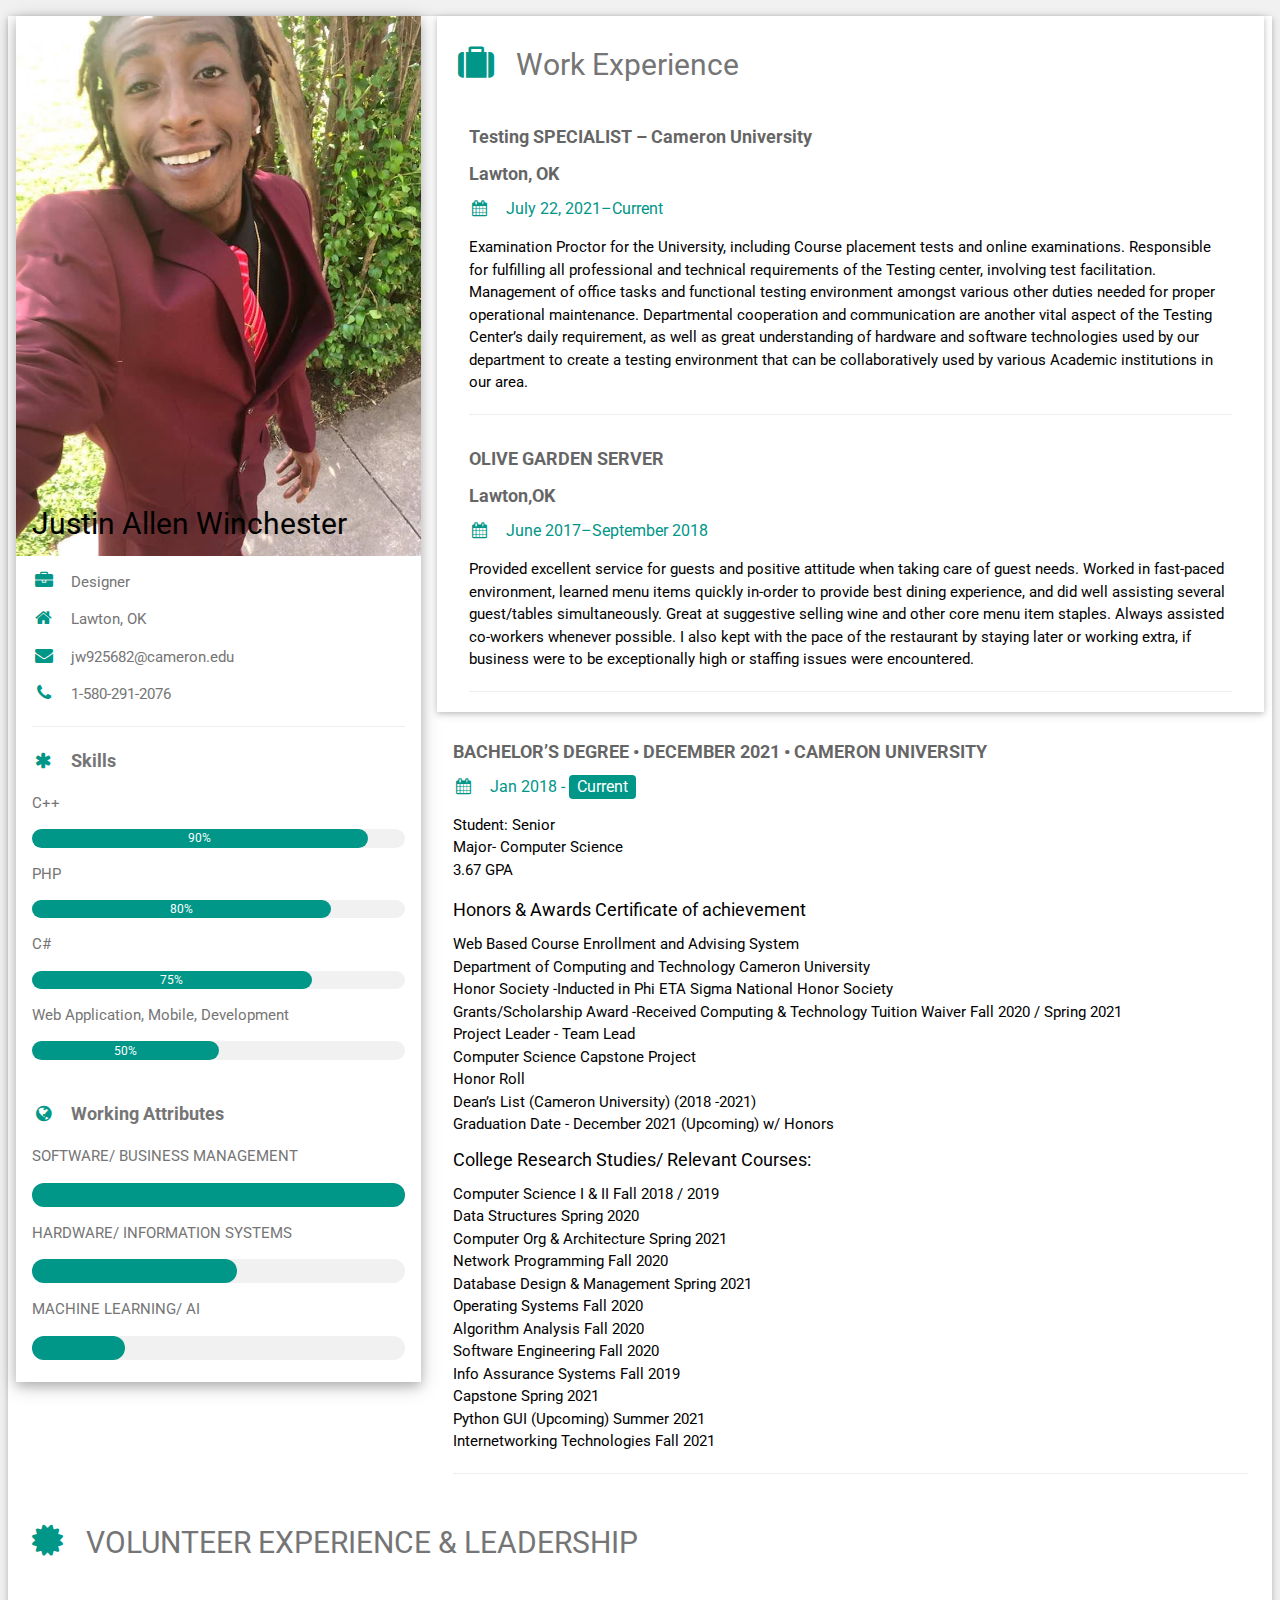
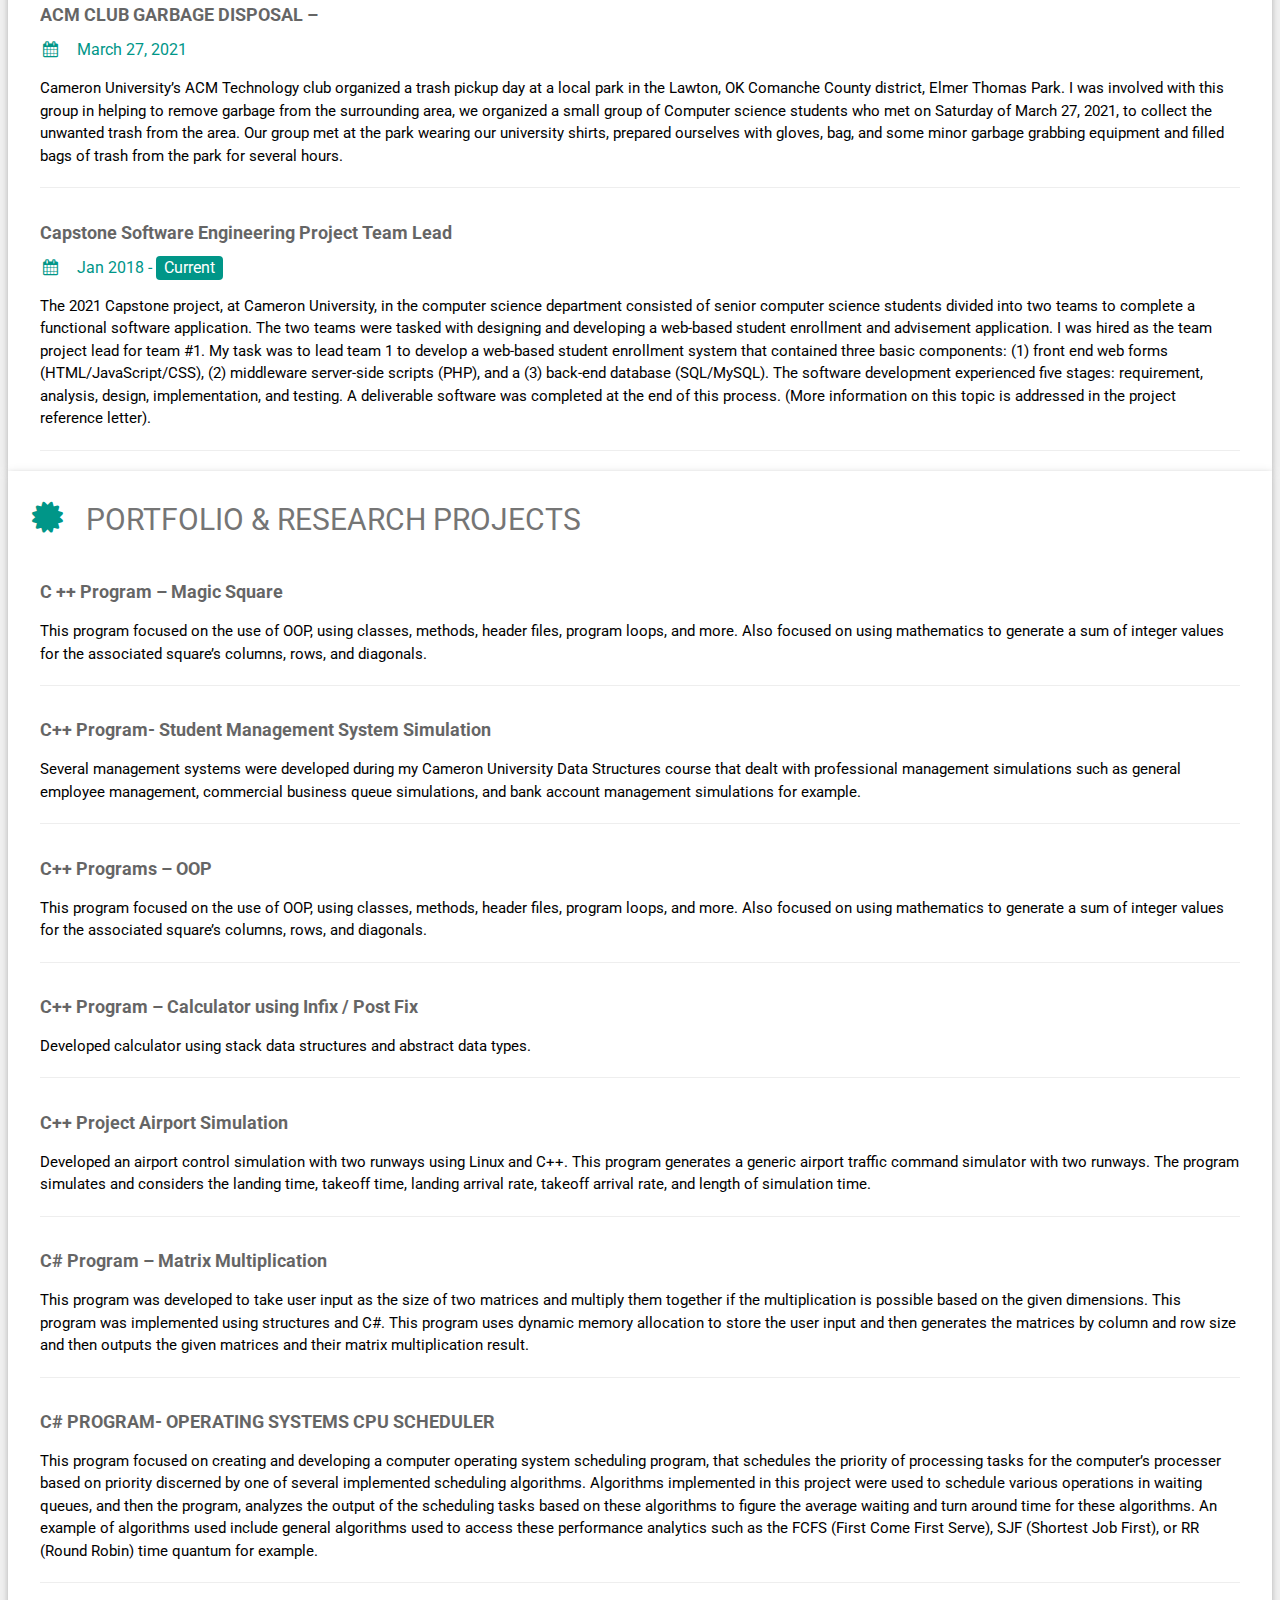
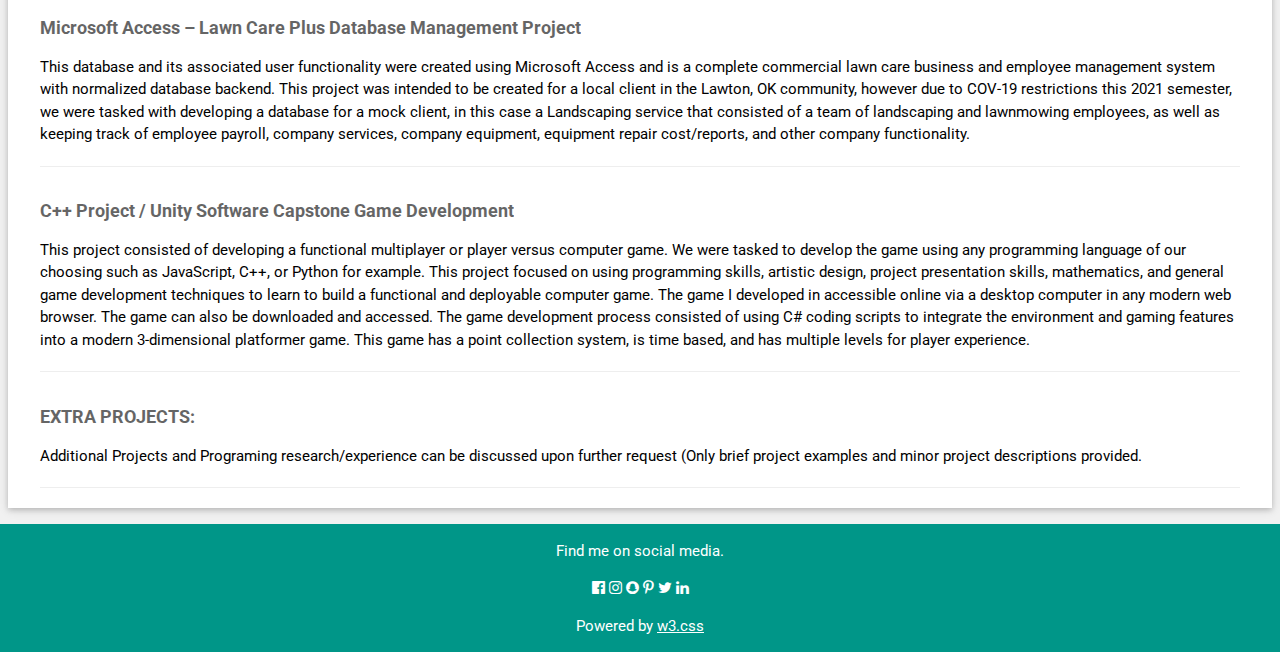
<file: CVResume.html>
<!DOCTYPE html>
<html>
<title>Justin W Virtual CV</title>
<meta charset="UTF-8">
<meta name="viewport" content="width=device-width, initial-scale=1">
<link rel="stylesheet" href="https://www.w3schools.com/w3css/4/w3.css">
<link rel='stylesheet' href='https://fonts.googleapis.com/css?family=Roboto'>
<link rel="stylesheet" href="https://cdnjs.cloudflare.com/ajax/libs/font-awesome/4.7.0/css/font-awesome.min.css">
<style>
html,body,h1,h2,h3,h4,h5,h6 {font-family: "Roboto", sans-serif}
</style>
<body class="w3-light-grey">

<!-- Page Container -->
<div class="w3-content w3-margin-top" style="max-width:1400px;">

  <!-- The Grid -->
  <div class="w3-row-padding">

    <!-- Left Column -->
    <div class="w3-third">

      <div class="w3-white w3-text-grey w3-card-4">
        <div class="w3-display-container">
          <img src="Maroonsuit1.jpg" style="width:100%" alt="Avatar">
          <div class="w3-display-bottomleft w3-container w3-text-black">
            <h2>Justin Allen Winchester</h2>
          </div>
        </div>
        <div class="w3-container">
          <p><i class="fa fa-briefcase fa-fw w3-margin-right w3-large w3-text-teal"></i>Designer</p>
          <p><i class="fa fa-home fa-fw w3-margin-right w3-large w3-text-teal"></i>Lawton, OK</p>
          <p><i class="fa fa-envelope fa-fw w3-margin-right w3-large w3-text-teal"></i>jw925682@cameron.edu</p>
          <p><i class="fa fa-phone fa-fw w3-margin-right w3-large w3-text-teal"></i>1-580-291-2076</p>
          <hr>

          <p class="w3-large"><b><i class="fa fa-asterisk fa-fw w3-margin-right w3-text-teal"></i>Skills</b></p>
          <p>C++</p>
          <div class="w3-light-grey w3-round-xlarge w3-small">
            <div class="w3-container w3-center w3-round-xlarge w3-teal" style="width:90%">90%</div>
          </div>
          <p>PHP</p>
          <div class="w3-light-grey w3-round-xlarge w3-small">
            <div class="w3-container w3-center w3-round-xlarge w3-teal" style="width:80%">
              <div class="w3-center w3-text-white">80%</div>
            </div>
          </div>
          <p>C#</p>
          <div class="w3-light-grey w3-round-xlarge w3-small">
            <div class="w3-container w3-center w3-round-xlarge w3-teal" style="width:75%">75%</div>
          </div>
          <p>Web Application, Mobile, Development</p>
          <div class="w3-light-grey w3-round-xlarge w3-small">
            <div class="w3-container w3-center w3-round-xlarge w3-teal" style="width:50%">50%</div>
          </div>
          <br>

          <p class="w3-large w3-text-theme"><b><i class="fa fa-globe fa-fw w3-margin-right w3-text-teal"></i>Working Attributes</b></p>
          <p>SOFTWARE/ BUSINESS MANAGEMENT</p>
          <div class="w3-light-grey w3-round-xlarge">
            <div class="w3-round-xlarge w3-teal" style="height:24px;width:100%"></div>
          </div>
          <p>HARDWARE/ INFORMATION SYSTEMS</p>
          <div class="w3-light-grey w3-round-xlarge">
            <div class="w3-round-xlarge w3-teal" style="height:24px;width:55%"></div>
          </div>
          <p>MACHINE LEARNING/ AI</p>
          <div class="w3-light-grey w3-round-xlarge">
            <div class="w3-round-xlarge w3-teal" style="height:24px;width:25%"></div>
          </div>
          <br>
        </div>
      </div><br>

    <!-- End Left Column -->
    </div>

    <!-- Right Column -->
    <div class="w3-twothird">

      <div class="w3-container w3-card w3-white w3-margin-bottom">
        <h2 class="w3-text-grey w3-padding-16"><i class="fa fa-suitcase fa-fw w3-margin-right w3-xxlarge w3-text-teal"></i>Work Experience</h2>
        <div class="w3-container">
          <h5 class="w3-opacity"><b>Testing SPECIALIST – Cameron University </b></h5>
          <h5 class="w3-opacity"><b>Lawton, OK</b></h5>
        <h6 class="w3-text-teal"><i class="fa fa-calendar fa-fw w3-margin-right"></i>July 22, 2021–Current  </h6>
          <p>Examination Proctor for the University, including Course placement tests and online examinations. 
Responsible for fulfilling all professional and technical requirements of the Testing center, involving test facilitation. Management of office tasks and functional testing environment amongst various other duties needed for proper operational maintenance. Departmental cooperation and communication are another vital aspect of the Testing Center’s daily requirement, as well as great understanding of hardware and software technologies used by our department to create a testing environment that can be collaboratively used by various Academic institutions in our area.

          </p>
          <hr>
        </div>
        <div class="w3-container">
          <h5 class="w3-opacity"><b>OLIVE GARDEN SERVER</b></h5>
          <h5 class="w3-opacity"><b>Lawton,OK</b></h5>
        <h6 class="w3-text-teal"><i class="fa fa-calendar fa-fw w3-margin-right"></i>June 2017–September 2018</h6>
          <p>Provided excellent service for guests and positive attitude when taking care of guest needs. Worked in fast-paced environment, learned menu items quickly in-order to provide best dining experience, and did well assisting several guest/tables simultaneously.  Great at suggestive selling wine and other core menu item staples. Always assisted co-workers whenever possible. I also kept with the pace of the restaurant by staying later or working extra, if business were to be exceptionally high or staffing issues were encountered.
          </p>
          <hr>
        </div>
        
      </div>
        <div class="w3-container">
          <h5 class="w3-opacity"><b>BACHELOR’S DEGREE • DECEMBER 2021 • CAMERON UNIVERSITY</b></h5>
          <h6 class="w3-text-teal"><i class="fa fa-calendar fa-fw w3-margin-right"></i>Jan 2018  - <span class="w3-tag w3-teal w3-round">Current</span></h6>
          <p>Student:  Senior <br>
            Major- Computer Science<br>
            3.67 GPA<br>
            <h5>Honors & Awards
              Certificate of achievement </h5>
              Web Based Course Enrollment and Advising System <br>
              Department of Computing and Technology Cameron University <br>
              Honor Society -Inducted in Phi ETA Sigma National Honor Society <br>
              Grants/Scholarship Award -Received Computing & Technology Tuition Waiver Fall 2020 / Spring 2021<br>
              Project Leader - Team Lead <br>
              Computer Science Capstone Project<br>
              Honor Roll<br>
              Dean’s List (Cameron University) (2018 -2021) <br>

              Graduation Date - December 2021 (Upcoming) w/ Honors<br>

              <h5>College Research Studies/ Relevant Courses:</h5>
              Computer Science I & II                         Fall 2018 / 2019 <br>
              Data Structures                                        Spring 2020 <br>
              Computer Org & Architecture             Spring 2021 <br>
              Network Programming                          Fall 2020 <br>
              Database Design & Management        Spring 2021 <br>
              Operating Systems                                 Fall 2020 <br>
              Algorithm Analysis                                 Fall 2020 <br>
              Software Engineering                            Fall 2020 <br>
              Info Assurance Systems                         Fall 2019 <br>
              Capstone                                                  Spring 2021 <br>
              Python GUI (Upcoming)                       Summer 2021 <br>
              Internetworking Technologies            Fall 2021 <br>

          </p>
          <hr>
        </div>
        </div>
        <div class="w3-container w3-card w3-white">
          <h2 class="w3-text-grey w3-padding-16"><i class="fa fa-certificate fa-fw w3-margin-right w3-xxlarge w3-text-teal"></i>VOLUNTEER EXPERIENCE & LEADERSHIP</h2>
          <div class="w3-container">
            <h5 class="w3-opacity"><b>ACM CLUB GARBAGE DISPOSAL – </b></h5>
            <h6 class="w3-text-teal"><i class="fa fa-calendar fa-fw w3-margin-right"></i>March 27, 2021</h6>
            <p>Cameron University’s ACM Technology club organized a trash pickup day at a local park in the Lawton, OK Comanche County district, Elmer Thomas Park. I was involved with this group in helping to remove garbage from the surrounding area, we organized a small group of Computer science students who met on Saturday of March 27, 2021, to collect the unwanted trash from the area. Our group met at the park wearing our university shirts, prepared ourselves with gloves, bag, and some minor garbage grabbing equipment and filled bags of trash from the park for several hours.
              </p>
            <hr>
          </div>
          <div class="w3-container">
            <h5 class="w3-opacity"><b>Capstone Software Engineering Project Team Lead </b></h5>
            <h6 class="w3-text-teal"><i class="fa fa-calendar fa-fw w3-margin-right"></i>Jan 2018  - <span class="w3-tag w3-teal w3-round">Current</span></h6>
            <p>The 2021 Capstone project, at Cameron University, in the computer science department consisted of senior computer science students divided into two teams to complete a functional software application. The two teams were tasked with designing and developing a web-based student enrollment and advisement application.
I was hired as the team project lead for team #1.  My task was to lead team 1 to develop a web-based student enrollment system that contained three basic components: (1) front end web forms (HTML/JavaScript/CSS), (2) middleware server-side scripts (PHP), and a (3) back-end database (SQL/MySQL).  The software development experienced five stages: requirement, analysis, design, implementation, and testing. A deliverable software was completed at the end of this process.
(More information on this topic is addressed in the project reference letter).
</p>
            <hr>
          </div>
          </div>

          <div class="w3-container w3-card w3-white">
            <h2 class="w3-text-grey w3-padding-16"><i class="fa fa-certificate fa-fw w3-margin-right w3-xxlarge w3-text-teal"></i>PORTFOLIO & RESEARCH PROJECTS </h2>
            <div class="w3-container">
              <h5 class="w3-opacity"><b>C ++ Program – Magic Square </b></h5>
              <p>This program focused on the use of OOP, using classes, methods, header files, program loops, and more. Also focused on using mathematics to generate a sum of integer values for the associated square’s columns, rows, and diagonals.
                </p>
              <hr>
            </div>
            <div class="w3-container">
              <h5 class="w3-opacity"><b>C++ Program- Student Management System Simulation</b></h5>
              <p>Several management systems were developed during my Cameron University Data Structures course that dealt with professional management simulations such as general employee management, commercial business queue simulations, and bank account management simulations for example. </p>
              <hr>
            </div>
            <div class="w3-container">
              <h5 class="w3-opacity"><b>C++ Programs – OOP  </b></h5>
              <p>This program focused on the use of OOP, using classes, methods, header files, program loops, and more. Also focused on using mathematics to generate a sum of integer values for the associated square’s columns, rows, and diagonals.
                </p>
              <hr>
            </div>
            <div class="w3-container">
              <h5 class="w3-opacity"><b>C++ Program – Calculator using Infix / Post Fix</b></h5>
              <p>Developed calculator using stack data structures and abstract data types.</p>
              <hr>
            </div>
            <div class="w3-container">
              <h5 class="w3-opacity"><b>C++ Project Airport Simulation</b></h5>
              <p>Developed an airport control simulation with two runways using Linux and C++. This program generates a generic airport traffic command simulator with two runways. The program simulates and considers the landing time, takeoff time, landing arrival rate, takeoff arrival rate, and length of simulation time.</p>
              <hr>
            </div>
            <div class="w3-container">
            <h5 class="w3-opacity"><b>C# Program – Matrix Multiplication</b></h5>
            <p>This program was developed to take user input as the size of two matrices and multiply them together if the multiplication is possible based on the given dimensions. This program was implemented using structures and C#.  This program uses dynamic memory allocation to store the user input and then generates the matrices by column and row size and then outputs the given matrices and their matrix multiplication result.</p>
            <hr>
          </div>
          <div class="w3-container">
          <h5 class="w3-opacity"><b>C# PROGRAM- OPERATING SYSTEMS CPU SCHEDULER</b></h5>
          <p>This program focused on creating and developing a computer operating system scheduling program, that schedules the priority of processing tasks for the computer’s processer based on priority discerned by one of several implemented scheduling algorithms. Algorithms implemented in this project were used to schedule various operations in waiting queues, and then the program, analyzes the output of the scheduling tasks based on these algorithms to figure the average waiting and turn around time for these algorithms. An example of algorithms used include general algorithms used to access these performance analytics such as the FCFS (First Come First Serve), SJF (Shortest Job First), or RR (Round Robin) time quantum for example.</p>
          <hr>
        </div>
        <div class="w3-container">
        <h5 class="w3-opacity"><b>Microsoft Access – Lawn Care Plus Database Management Project</b></h5>
        <p>This database and its associated user functionality were created using Microsoft Access and is a complete commercial lawn care business and employee management system with normalized database backend. This project was intended to be created for a local client in the Lawton, OK community, however due to COV-19 restrictions this 2021 semester, we were tasked with developing a database for a mock client, in this case a Landscaping service that consisted of a team of landscaping and lawnmowing employees, as well as keeping track of employee payroll, company services, company equipment, equipment repair cost/reports, and other company functionality.</p>
        <hr>
      </div>
      <div class="w3-container">
      <h5 class="w3-opacity"><b>C++ Project / Unity Software Capstone Game Development </b></h5>
      <p>This project consisted of developing a functional multiplayer or player versus computer game. We were tasked to develop the game using any programming language of our choosing such as JavaScript, C++, or Python for example. This project focused on using programming skills, artistic design, project presentation skills, mathematics, and general game development techniques to learn to build a functional and deployable computer game. The game I developed in accessible online via a desktop computer in any modern web browser. The game can also be downloaded and accessed. The game development process consisted of using C# coding scripts to integrate the environment and gaming features into a modern 3-dimensional platformer game. This game has a point collection system, is time based, and has multiple levels for player experience.</p>
      <hr>
    </div>
    <div class="w3-container">
    <h5 class="w3-opacity"><b>EXTRA PROJECTS: </b></h5>
    <p>Additional Projects and Programing research/experience can be discussed upon further request (Only brief project examples and minor project descriptions provided.</p>
    <hr>
  </div>
            </div>
    <!-- End Right Column -->
    </div>

  <!-- End Grid -->
  </div>

  <!-- End Page Container -->
</div>

<footer class="w3-container w3-teal w3-center w3-margin-top">
  <p>Find me on social media.</p>
  <i class="fa fa-facebook-official w3-hover-opacity"><a href="https://www.facebook.com/justin.winchester.927"></a></i>
  <i class="fa fa-instagram w3-hover-opacity"></i>
  <i class="fa fa-snapchat w3-hover-opacity"></i>
  <i class="fa fa-pinterest-p w3-hover-opacity"></i>
  <i class="fa fa-twitter w3-hover-opacity"></i>
  <i class="fa fa-linkedin w3-hover-opacity"></i>
  <p>Powered by <a href="https://www.w3schools.com/w3css/default.asp" target="_blank">w3.css</a></p>
</footer>

</body>
</html>
</file>
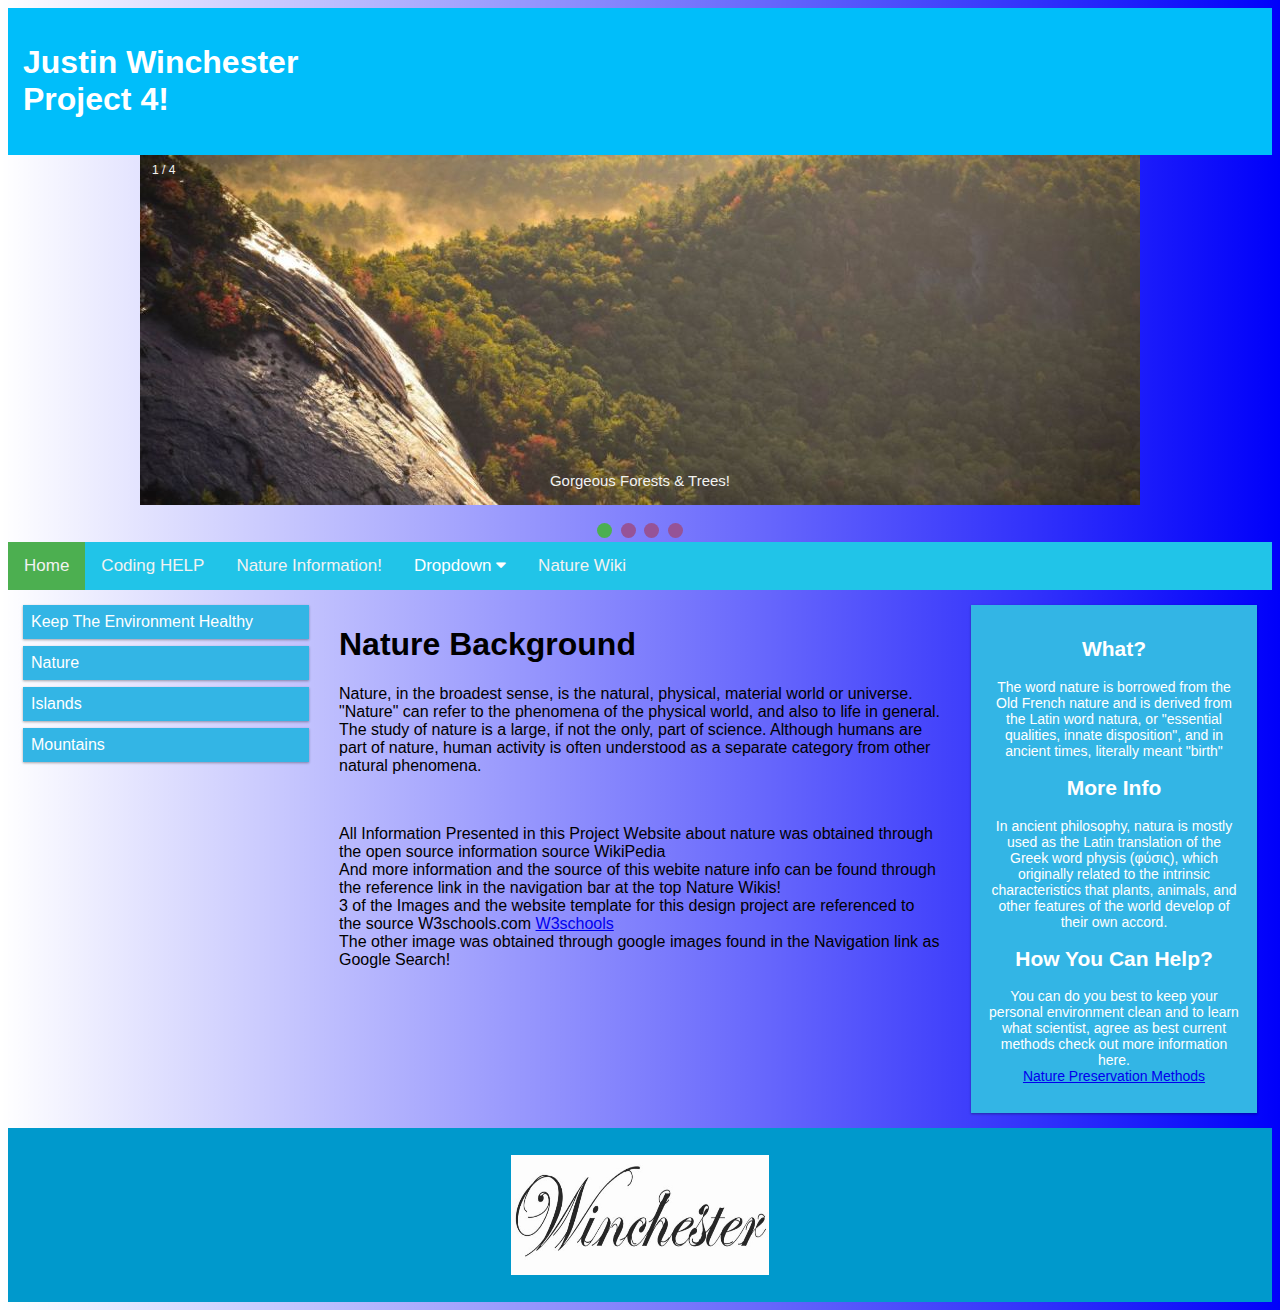
<file: MyPortfolio.html>
<!DOCTYPE html>
<html>
<head>
<meta name="viewport" content="width=device-width, initial-scale=1.0">
<link rel="stylesheet" href="https://cdnjs.cloudflare.com/ajax/libs/font-awesome/4.7.0/css/font-awesome.min.css">
<style>
* {
  box-sizing: border-box;
}
body {
 
  background-image: linear-gradient(to right, rgba(255,0,0,0), rgba(0, 0, 250,1));
}
.row::after {
  content: "";
  clear: both;
  display: table;
}

[class*="col-"] {
  float: left;
  padding: 15px;
}

html {
  font-family: "Lucida Sans", sans-serif;
}

.header {
  background-color: #00BEFA ;
  color: #ffffff;
  padding: 15px;
}

.menu ul {
  list-style-type: none;
  margin: 0;
  padding: 0;
}

.menu li {
  padding: 8px;
  margin-bottom: 7px;
  background-color: #33b5e5;
  color: #ffffff;
  box-shadow: 0 1px 3px rgba(0,0,0,0.12), 0 1px 2px rgba(0,0,0,0.24);
}

.menu li:hover {
  background-color: #0099cc;
}

.aside {
  background-color: #33b5e5;
  padding: 15px;
  color: #ffffff;
  text-align: center;
  font-size: 14px;
  box-shadow: 0 1px 3px rgba(0,0,0,0.12), 0 1px 2px rgba(0,0,0,0.24);
}

.footer {
  background-color: #0099cc;
  color: #ffffff;
  text-align: center;
  font-size: 12px;
  padding: 15px;
}

/* For mobile phones: */
[class*="col-"] {
  width: 100%;
}

@media only screen and (min-width: 600px) {
  /* For tablets: */
  .col-s-1 {width: 8.33%;}
  .col-s-2 {width: 16.66%;}
  .col-s-3 {width: 25%;}
  .col-s-4 {width: 33.33%;}
  .col-s-5 {width: 41.66%;}
  .col-s-6 {width: 50%;}
  .col-s-7 {width: 58.33%;}
  .col-s-8 {width: 66.66%;}
  .col-s-9 {width: 75%;}
  .col-s-10 {width: 83.33%;}
  .col-s-11 {width: 91.66%;}
  .col-s-12 {width: 100%;}
}
@media only screen and (min-width: 768px) {
  /* For desktop: */
  .col-1 {width: 8.33%;}
  .col-2 {width: 16.66%;}
  .col-3 {width: 25%;}
  .col-4 {width: 33.33%;}
  .col-5 {width: 41.66%;}
  .col-6 {width: 50%;}
  .col-7 {width: 58.33%;}
  .col-8 {width: 66.66%;}
  .col-9 {width: 75%;}
  .col-10 {width: 83.33%;}
  .col-11 {width: 91.66%;}
  .col-12 {width: 100%;}
}

<style>
* {box-sizing: border-box;}
body {font-family: Verdana, sans-serif;}
.mySlides {display: none;}
img {vertical-align: middle;}

/* Slideshow container */
.slideshow-container {
  max-width: 1000px;
  position: relative;
  margin: auto;
}

/* Caption text */
.text {
  color: #f2f2f2;
  font-size: 15px;
  padding: 8px 12px;
  position: absolute;
  bottom: 8px;
  width: 100%;
  text-align: center;
}

/* Number text (1/3 etc) */
.numbertext {
  color: #f2f2f2;
  font-size: 12px;
  padding: 8px 12px;
  position: absolute;
  top: 0;
}

/* The dots/bullets/indicators */
.dot {
  height: 15px;
  width: 15px;
  margin: 0 2px;
  background-color: #965397 ;
  border-radius: 50%;
  display: inline-block;
  transition: background-color 0.6s ease;
}

.active {
  background-color: #717171;
}

/* Fading animation */
.fade {
  -webkit-animation-name: fade;
  -webkit-animation-duration: 1.5s;
  animation-name: fade;
  animation-duration: 1.5s;
}

@-webkit-keyframes fade {
  from {opacity: .4} 
  to {opacity: 1}
}

@keyframes fade {
  from {opacity: .4} 
  to {opacity: 1}
}

/* On smaller screens, decrease text size */
@media only screen and (max-width: 300px) {
  .text {font-size: 11px}
}
<style>
body {margin:0;font-family:Arial; }

.topnav {
  overflow: hidden;
  background-color: #21C4E8 ;
}

.topnav a {
  float: left;
  display: block;
  color: #f2f2f2;
  text-align: center;
  padding: 14px 16px;
  text-decoration: none;
  font-size: 17px;
}

.active {
  background-color: #4CAF50;
  color: white;
}

.topnav .icon {
  display: none;
}

.dropdown {
  float: left;
  overflow: hidden;
}

.dropdown .dropbtn {
  font-size: 17px;    
  border: none;
  outline: none;
  color: white;
  padding: 14px 16px;
  background-color: inherit;
  font-family: inherit;
  margin: 0;
}

.dropdown-content {
  display: none;
  position: absolute;
  background-color: #f9f9f9;
  min-width: 160px;
  box-shadow: 0px 8px 16px 0px rgba(0,0,0,0.2);
  z-index: 1;
}

.dropdown-content a {
  float: none;
  color: black;
  padding: 12px 16px;
  text-decoration: none;
  display: block;
  text-align: left;
}

.topnav a:hover, .dropdown:hover .dropbtn {
  background-color: #965397 ;
  color: white;
}

.dropdown-content a:hover {
  background-color: #21C4E8 ;
  color: black;
}

.dropdown:hover .dropdown-content {
  display: block;
}

@media screen and (max-width: 600px) {
  .topnav a:not(:first-child), .dropdown .dropbtn {
    display: none;
  }
  .topnav a.icon {
    float: right;
    display: block;
  }
}

@media screen and (max-width: 600px) {
  .topnav.responsive {position: relative;}
  .topnav.responsive .icon {
    position: absolute;
    right: 0;
    top: 0;
  }
  .topnav.responsive a {
    float: none;
    display: block;
    text-align: left;
  }
  .topnav.responsive .dropdown {float: none;}
  .topnav.responsive .dropdown-content {position: relative;}
  .topnav.responsive .dropdown .dropbtn {
    display: block;
    width: 100%;
    text-align: left;
  }
}
</style>
</style>
</style>
</head>
<body>

<div class="header">
  <h1>Justin Winchester <br> Project 4!</h1>
</div>

<div class="slideshow-container">

<div class="mySlides fade">
  <div class="numbertext">1 / 4</div>
  <img src="img_nature_wide.jpg" style="width:100%">
  <div class="text">Gorgeous Forests & Trees!</div>
</div>

<div class="mySlides fade">
  <div class="numbertext">2 / 4</div>
  <img src="img_snow_wide.jpg" style="width:100%">
  <div class="text">Icy Mountains!</div>
</div>

<div class="mySlides fade">
  <div class="numbertext">3 / 4</div>
  <img src="img_mountains_wide.jpg" style="width:100%">
  <div class="text">Grassy & Rocky Mountains!</div>
</div>
<div class="mySlides fade">
  <div class="numbertext">4 / 4</div>
  <img src="peaceful-water-landscape-photo-m.jpg" style="width:100%">
  <div class="text">Water Landscape!</div>
</div>

</div>
<br>

<div style="text-align:center">
  <span class="dot"></span> 
  <span class="dot"></span> 
  <span class="dot"></span> 
<span class="dot"></span>

</div>

<div class="topnav" id="myTopnav">
  <a href="Slideshow.html" class="active">Home</a>
  <a href="https://www.sololearn.com/">Coding HELP</a>
  <a href="https://www.nationalgeographic.com/">Nature Information!</a>
  <div class="dropdown">
    <button class="dropbtn">Dropdown 
      <i class="fa fa-caret-down"></i>
    </button>
    <div class="dropdown-content">
      <a href="https://www.cameron.edu/">Cameron University</a>
      <a href="https://www.google.com/">Search At Google</a>
      <a href="https://www.msn.com/en-us/news/us/">Current News!</a>
    </div>
  </div> 
<a href="https://en.wikipedia.org/wiki/Nature">Nature Wiki</a>
  <a href="javascript:void(0);" style="font-size:15px;" class="icon" onclick="myFunction()">&#9776;</a>
</div>

<div class="row">
  <div class="col-3 col-s-3 menu">
    <ul>
      <li>Keep The Environment Healthy</li>
      <li>Nature </li>
      <li>Islands</li>
      <li>Mountains</li>
    </ul>
  </div>

  <div class="col-6 col-s-9">
    <h1>Nature Background</h1>
    <p>Nature, in the broadest sense, is the natural, physical, material world or universe. "Nature" can refer to the phenomena of the physical world, and also to life in general. The study of nature is a large, if not the only, part of science. Although humans are part of nature, human activity is often understood as a separate category from other natural phenomena.</p>
<br>  
<p>All Information Presented in this Project Website about nature was obtained through the open source information source WikiPedia <br>
	And more information and the source of this webite nature info can be found through the reference link in the navigation bar at the top Nature Wikis!<br>
3 of the Images and the website template for this design project are referenced to the source W3schools.com
<a href="https://www.w3schools.com">W3schools</a><br>
The other image was obtained through google images found in the Navigation link  as Google Search!</p>
	</div>

  <div class="col-3 col-s-12">
    <div class="aside">
      <h2>What?</h2>
      <p>The word nature is borrowed from the Old French nature and is derived from the Latin word natura, or "essential qualities, innate disposition", and in ancient times, literally meant "birth"</p>
      <h2>More Info</h2>
      <p>In ancient philosophy, natura is mostly used as the Latin translation of the Greek word physis (φύσις), which originally related to the intrinsic characteristics that plants, animals, and other features of the world develop of their own accord.</p>
      <h2>How You Can Help?</h2>
      <p>You can do you best to keep your personal environment clean and to learn what scientist,
agree as best current methods check out more information here. <br>  <a href="https://response.restoration.noaa.gov/about/media/8-ways-keep-earth-clean.html/">Nature Preservation Methods</a></p>
    </div>
  </div>
</div>

<div class="footer">
  <p><a href="https://justinwinchester.github.io/"><img src="wlogo.jpg" alt="Justin Winchester Website" style="width:258px;height:120px;"></a><br>

</div>

<script>
var slideIndex = 0;
showSlides();

function showSlides() {
  var i;
  var slides = document.getElementsByClassName("mySlides");
  var dots = document.getElementsByClassName("dot");
  for (i = 0; i < slides.length; i++) {
    slides[i].style.display = "none";  
  }
  slideIndex++;
  if (slideIndex > slides.length) {slideIndex = 1}    
  for (i = 0; i < dots.length; i++) {
    dots[i].className = dots[i].className.replace(" active", "");
  }
  slides[slideIndex-1].style.display = "block";  
  dots[slideIndex-1].className += " active";
  setTimeout(showSlides, 7000); // Change image every 2 seconds
}
</script>
<script>
function myFunction() {
  var x = document.getElementById("myTopnav");
  if (x.className === "topnav") {
    x.className += " responsive";
  } else {
    x.className = "topnav";
  }
}
</script>
</body>
</html>
</file>
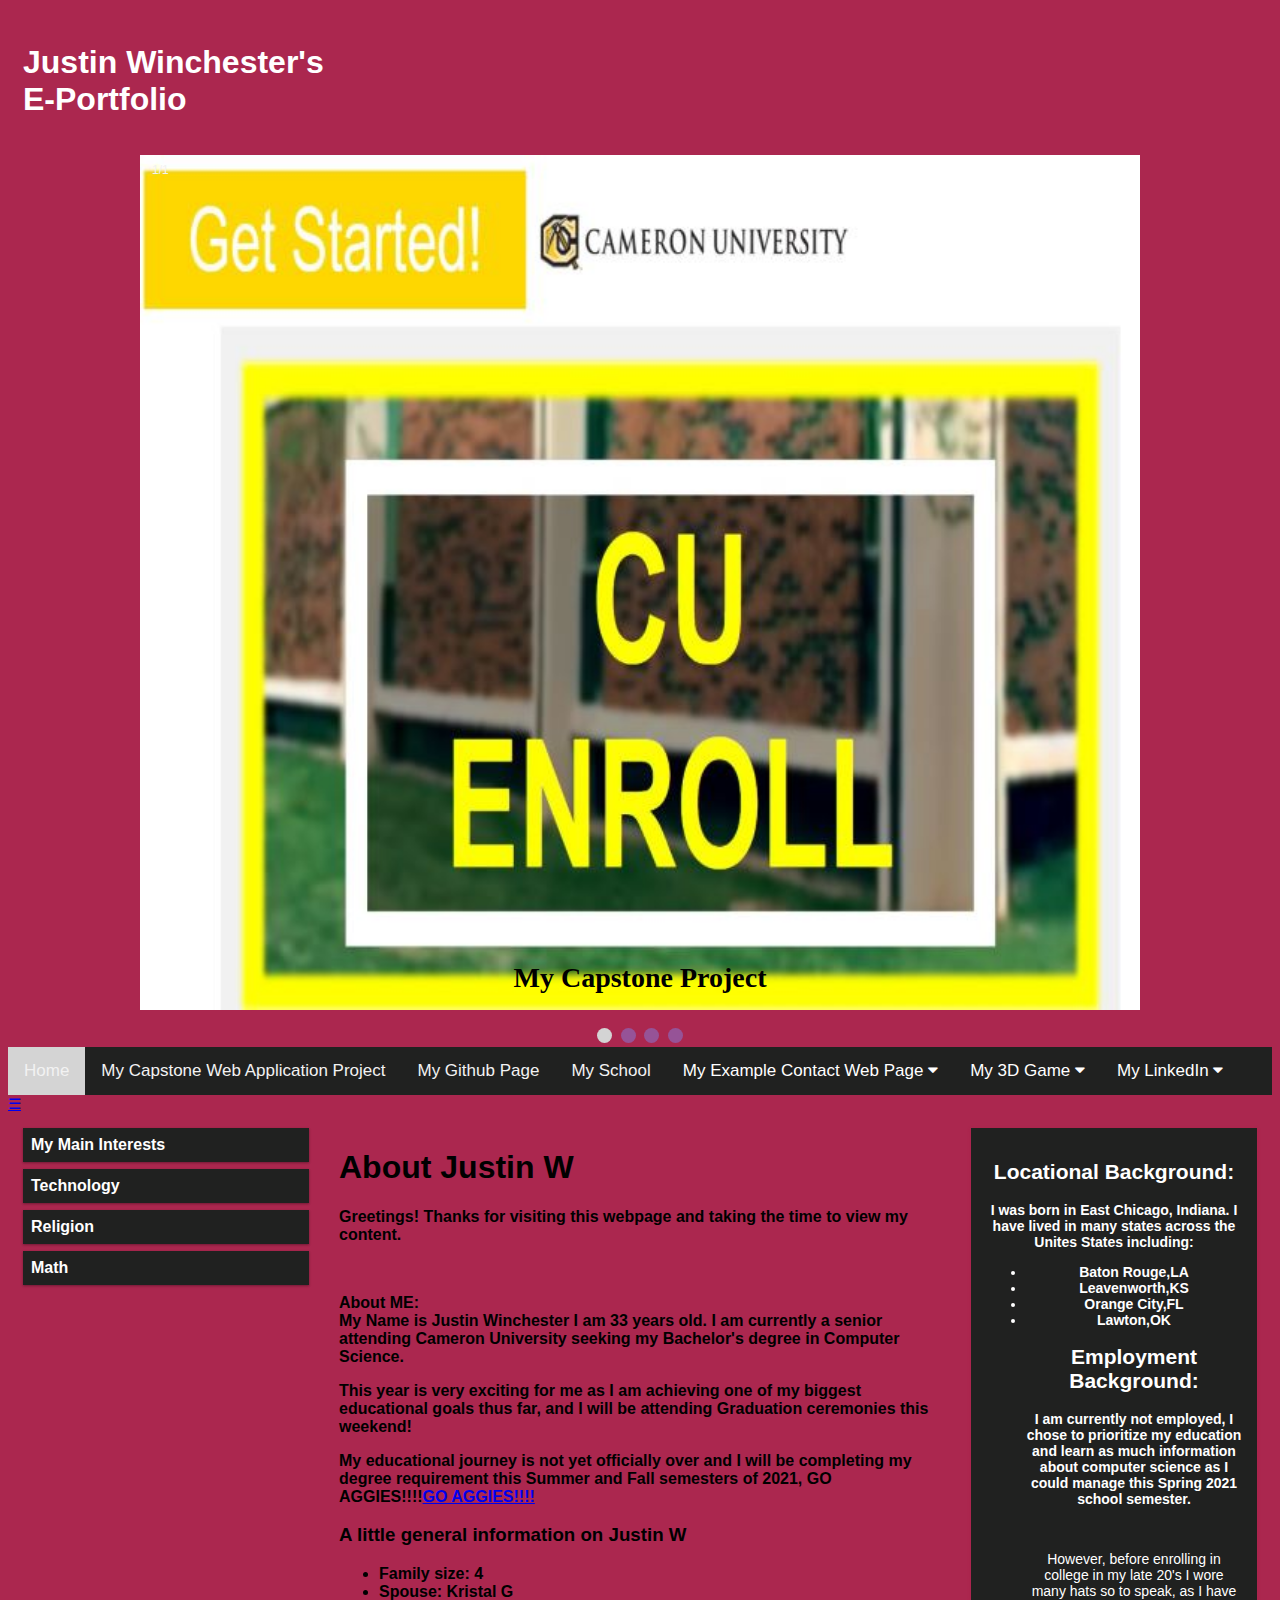
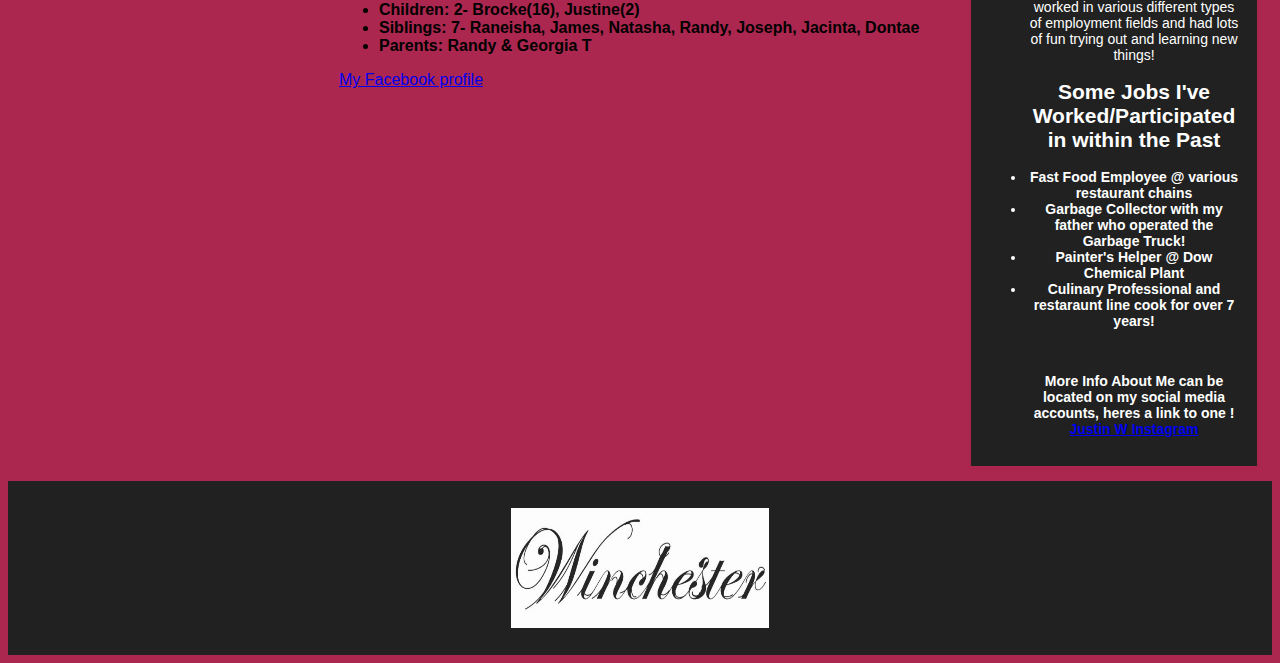
<file: IT3603_FinalJW/MyPortfolio.html>
<!DOCTYPE html>
<html>
<head>
<meta name="viewport" content="width=device-width, initial-scale=1.0">
<link rel="stylesheet" href="https://cdnjs.cloudflare.com/ajax/libs/font-awesome/4.7.0/css/font-awesome.min.css">
<style>
* {
  box-sizing: border-box;
}
body {

  background-image: linear-gradient(to right, rgb(171,39,79), rgb(171,39,79));
}
.row::after {
  content: "";
  clear: both;
  display: table;
}

[class*="col-"] {
  float: left;
  padding: 15px;
}

html {
  font-family: "Lucida Sans", sans-serif;
}

.header {
  background-color: 202120 ;
  color: #ffffff;
  padding: 15px;
}
.p {
  font-weight: bold;
}

.menu ul {
  list-style-type: none;
  margin: 0;
  padding: 0;
}

.menu li {
  padding: 8px;
  margin-bottom: 7px;
  background-color:#202120;
  color: #ffffff;
  box-shadow: 0 1px 3px rgba(0,0,0,0.12), 0 1px 2px rgba(0,0,0,0.24);
}

.menu li:hover {
  background-color: #0099cc;
}

.aside {
  background-color: #202120;
  padding: 15px;
  color: #ffffff;
  text-align: center;
  font-size: 14px;
  box-shadow: 0 1px 3px rgb(171,39,79), 0 1px 2px rgb(171,39,79);
}

.footer {
  background-color: #202120;
  color: #ffffff;
  text-align: center;
  font-size: 12px;
  padding: 15px;
}

/* For mobile phones: */
[class*="col-"] {
  width: 100%;
}

@media only screen and (min-width: 600px) {
  /* For tablets: */
  .col-s-1 {width: 8.33%;}
  .col-s-2 {width: 16.66%;}
  .col-s-3 {width: 25%;}
  .col-s-4 {width: 33.33%;}
  .col-s-5 {width: 41.66%;}
  .col-s-6 {width: 50%;}
  .col-s-7 {width: 58.33%;}
  .col-s-8 {width: 66.66%;}
  .col-s-9 {width: 75%;}
  .col-s-10 {width: 83.33%;}
  .col-s-11 {width: 91.66%;}
  .col-s-12 {width: 100%;}
}
@media only screen and (min-width: 768px) {
  /* For desktop: */
  .col-1 {width: 8.33%;}
  .col-2 {width: 16.66%;}
  .col-3 {width: 25%;}
  .col-4 {width: 33.33%;}
  .col-5 {width: 41.66%;}
  .col-6 {width: 50%;}
  .col-7 {width: 58.33%;}
  .col-8 {width: 66.66%;}
  .col-9 {width: 75%;}
  .col-10 {width: 83.33%;}
  .col-11 {width: 91.66%;}
  .col-12 {width: 100%;}
}

<style>
* {box-sizing: border-box;}
body {font-family: Georgia, sans-serif;}
.mySlides {display: none;}
img {vertical-align: middle;}

/* Slideshow container */
.slideshow-container {
  max-width: 1000px;
  position: relative;
  margin: auto;
}

/* Caption text */
.text {
  color: #000000;
  font-family:Georgia, serif;
  font-size: 28px;
  font-weight: bold;
  padding: 8px 12px;
  position: absolute;
  bottom: 8px;
  width: 100%;
  text-align: center;
}

/* Number text (1/3 etc) */
.numbertext {
  color: #f2f2f2;
  font-size: 12px;
  padding: 8px 12px;
  position: absolute;
  top: 0;
}

/* The dots/bullets/indicators */
.dot {
  height: 15px;
  width: 15px;
  margin: 0 2px;
  background-color: #965397 ;
  border-radius: 50%;
  display: inline-block;
  transition: background-color 0.6s ease;
}

.active {
  background-color: #717171;
}

/* Fading animation */
.fade {
  -webkit-animation-name: fade;
  -webkit-animation-duration: 1.5s;
  animation-name: fade;
  animation-duration: 1.5s;
}

@-webkit-keyframes fade {
  from {opacity: .4}
  to {opacity: 1}
}

@keyframes fade {
  from {opacity: .4}
  to {opacity: 1}
}

/* On smaller screens, decrease text size */
@media only screen and (max-width: 300px) {
  .text {font-size: 11px}
}
<style>
body {margin:0;font-family:Arial; }

.topnav {
  overflow: hidden;
  background-color: #202120 ;
}

.topnav a {
  float: left;
  display: block;
  color: #f2f2f2;
  text-align: center;
  padding: 14px 16px;
  text-decoration: none;
  font-size: 17px;
}

.active {
  background-color: #D4D4D4;
  color: white;
}

.topnav .icon {
  display: none;
}

.dropdown {
  float: left;
  overflow: hidden;
}

.dropdown .dropbtn {
  font-size: 17px;
  border: none;
  outline: none;
  color: white;
  padding: 14px 16px;
  background-color: inherit;
  font-family: inherit;
  margin: 0;
}

.dropdown-content {
  display: none;
  position: absolute;
  background-color: #D4D4D4;
  min-width: 160px;
  box-shadow: 0px 8px 16px 0px rgba(0,0,0,0.2);
  z-index: 1;
}

.dropdown-content a {
  float: none;
  color: black;
  padding: 12px 16px;
  text-decoration: none;
  display: block;
  text-align: left;
}

.topnav a:hover, .dropdown:hover .dropbtn {
  background-color: #D4D4D4 ;
  color: white;
}

.dropdown-content a:hover {
  background-color: #949494 ;
  color: black;
}

.dropdown:hover .dropdown-content {
  display: block;
}

@media screen and (max-width: 600px) {
  .topnav a:not(:first-child), .dropdown .dropbtn {
    display: none;
  }
  .topnav a.icon {
    float: right;
    display: block;
  }
}

@media screen and (max-width: 600px) {
  .topnav.responsive {position: relative;}
  .topnav.responsive .icon {
    position: absolute;
    right: 0;
    top: 0;
  }
  .topnav.responsive a {
    float: none;
    display: block;
    text-align: left;
  }
  .topnav.responsive .dropdown {float: none;}
  .topnav.responsive .dropdown-content {position: relative;}
  .topnav.responsive .dropdown .dropbtn {
    display: block;
    width: 100%;
    text-align: left;
  }
}
</style>
</style>
</style>
</head>
<body>

<div class="header">
  <h1>Justin Winchester's <br> E-Portfolio</h1>
</div>

<div class="slideshow-container">

<div class="mySlides fade">
  <div class="numbertext">1/1</div>
  <img src="HumDevFinalPic12.jpg" style="width:100%">
  <div class="text">My Capstone Project</div>
</div>

<div class="mySlides fade">
  <div class="numbertext">2/2</div>
  <img src="HumDevFinalPic22.jpg" style="width:100%">
  <div class="text">My First Contact Form Project</div>
</div>

<div class="mySlides fade">
  <div class="numbertext">3/3</div>
  <img src="HumDevFinalPic4.jpg" style="width:100%">
  <div class="text">My LawnCare Database Project</div>
</div>
<div class="mySlides fade">
  <div class="numbertext">4/4</div>
  <img src="HumDevFinalPic3.jpg" style="width:100%">
  <div class="text">My 3-Dimensional Game</div>
</div>

</div>
<br>

<div style="text-align:center">
  <span class="dot"></span>
  <span class="dot"></span>
  <span class="dot"></span>
<span class="dot"></span>

</div>

<div class="topnav" id="myTopnav">
  <a href="MyPortfolio.html" class="active">Home</a>
  <a href="http://wolverine.cameron.edu/~team1/UserFeatures/AllUsers/login.php">My Capstone Web Application Project</a>
  <a href="https://justinwinchester.github.io/">My Github Page</a>
 <a href="https://www.cameron.edu/">My School</a>
  <div class="dropdown">
    <button class="dropbtn">My Example Contact Web Page
      <i class="fa fa-caret-down"></i>
    </button>
    <div class="dropdown-content">
      <a href="http://wolverine.cameron.edu/~jw925682/Contact%20Form/">My First WebPage</a>

    </div>
    </div>
    <div class="dropdown">
      <button class="dropbtn">My 3D Game
        <i class="fa fa-caret-down"></i>
      </button>
      <div class="dropdown-content">
        <a href="https://play.unity.com/mg/other/webglcapstonegame">Play My 3-D Platformer Game</a>
      </div>
      </div>
      <div class="dropdown">
        <button class="dropbtn">My LinkedIn
          <i class="fa fa-caret-down"></i>
        </button>
        <div class="dropdown-content">
          <a href="https://www.linkedin.com/in/justin-winchester-6516131bb/">My LinkedIn Profile Page</a>
        </div>
        </div>

  </div>

  <a href="javascript:void(0);" style="font-size:15px;" class="icon" onclick="myFunction()">&#9776;</a>
</div>

<div class="row">
  <div class="col-3 col-s-3 menu">
    <ul>
      <li><b>My Main Interests</b></li>
      <li><b>Technology</b> </li>
      <li><b>Religion</b></li>
      <li><b>Math</b></li>
    </ul>
  </div>

  <div class="col-6 col-s-9">
    <h1>About Justin W</h1>
    <p><b>Greetings! Thanks for visiting this webpage and taking the time to view my content.</b></p>
<br>
<p><b>About ME: <br>
My Name is Justin Winchester I am 33 years old. I am currently a senior attending Cameron University seeking my Bachelor's degree in Computer Science. <br></b></p>
<p><b>This year is very exciting for me as I am achieving one of my biggest educational goals thus far, and I will be attending Graduation ceremonies this weekend!</b></p>
<p><b>My educational journey is not yet officially over and I will be completing my degree requirement this Summer and Fall semesters of 2021, GO AGGIES!!!!<a href="https://www.cameron.edu/">GO AGGIES!!!!</a></b></p>
<h3>A little general information on Justin W</h3>
<p>
<ul>
      <li><b>Family size: 4</b></li>
      <li><b>Spouse: Kristal G </b></li>
      <li><b>Children: 2- Brocke(16), Justine(2)</b></li>
      <li><b>Siblings: 7- Raneisha, James, Natasha, Randy, Joseph, Jacinta,  Dontae</b></li>
      <li><b>Parents: Randy & Georgia T</b></li>
    </ul>
</p>
<p>
<a href="https://www.facebook.com/justin.winchester.927">My Facebook profile</a><br>
</p>
	</div>

  <div class="col-3 col-s-12">
    <div class="aside">
      <h2>Locational Background:</h2>
      <p><b>I was born in East Chicago, Indiana. I have lived in many states across the Unites States including:
	<ul>
      <li>Baton Rouge,LA</li>
      <li>Leavenworth,KS </li>
      <li>Orange City,FL</li>
      <li>Lawton,OK</li>
    </u></b></p>
      <h2>Employment Background:</h2>
      <p><b>I am currently not employed, I chose to prioritize my education and learn as much information about computer science as I could manage this Spring 2021 school semester.</b></p><br>
      <p>However, before enrolling in college in my late 20's I wore many hats so to speak, as I have worked in various different types of employment fields and had lots of fun trying out and learning new things!
	<h2>Some Jobs I've Worked/Participated in within the Past</h2>
      <p> <b><li>Fast Food Employee @ various restaurant chains</li>
      <li>Garbage Collector with my father who operated the Garbage Truck! </li>
      <li>Painter's Helper @ Dow Chemical Plant</li>
      <li>Culinary Professional and restaraunt line cook for over 7 years!</li>
    </b></p>
    <br><p><b>More Info About Me can be located on my social media accounts, heres a link to one !<br>
	<a href="https://www.instagram.com/dubbzuniverze/">Justin W Instagram</a></b></p>
    </div>
  </div>
</div>

<div class="footer">
  <p><a href="https://justinwinchester.github.io/"><img src="wlogo.jpg" alt="Justin Winchester Website" style="width:258px;height:120px;"></a><br>

</div>

<script>
var slideIndex = 0;
showSlides();

function showSlides() {
  var i;
  var slides = document.getElementsByClassName("mySlides");
  var dots = document.getElementsByClassName("dot");
  for (i = 0; i < slides.length; i++) {
    slides[i].style.display = "none";
  }
  slideIndex++;
  if (slideIndex > slides.length) {slideIndex = 1}
  for (i = 0; i < dots.length; i++) {
    dots[i].className = dots[i].className.replace(" active", "");
  }
  slides[slideIndex-1].style.display = "block";
  dots[slideIndex-1].className += " active";
  setTimeout(showSlides, 7000); // Change image every 2 seconds
}
</script>
<script>
function myFunction() {
  var x = document.getElementById("myTopnav");
  if (x.className === "topnav") {
    x.className += " responsive";
  } else {
    x.className = "topnav";
  }
}
</script>
</body>
</html>
</file>
